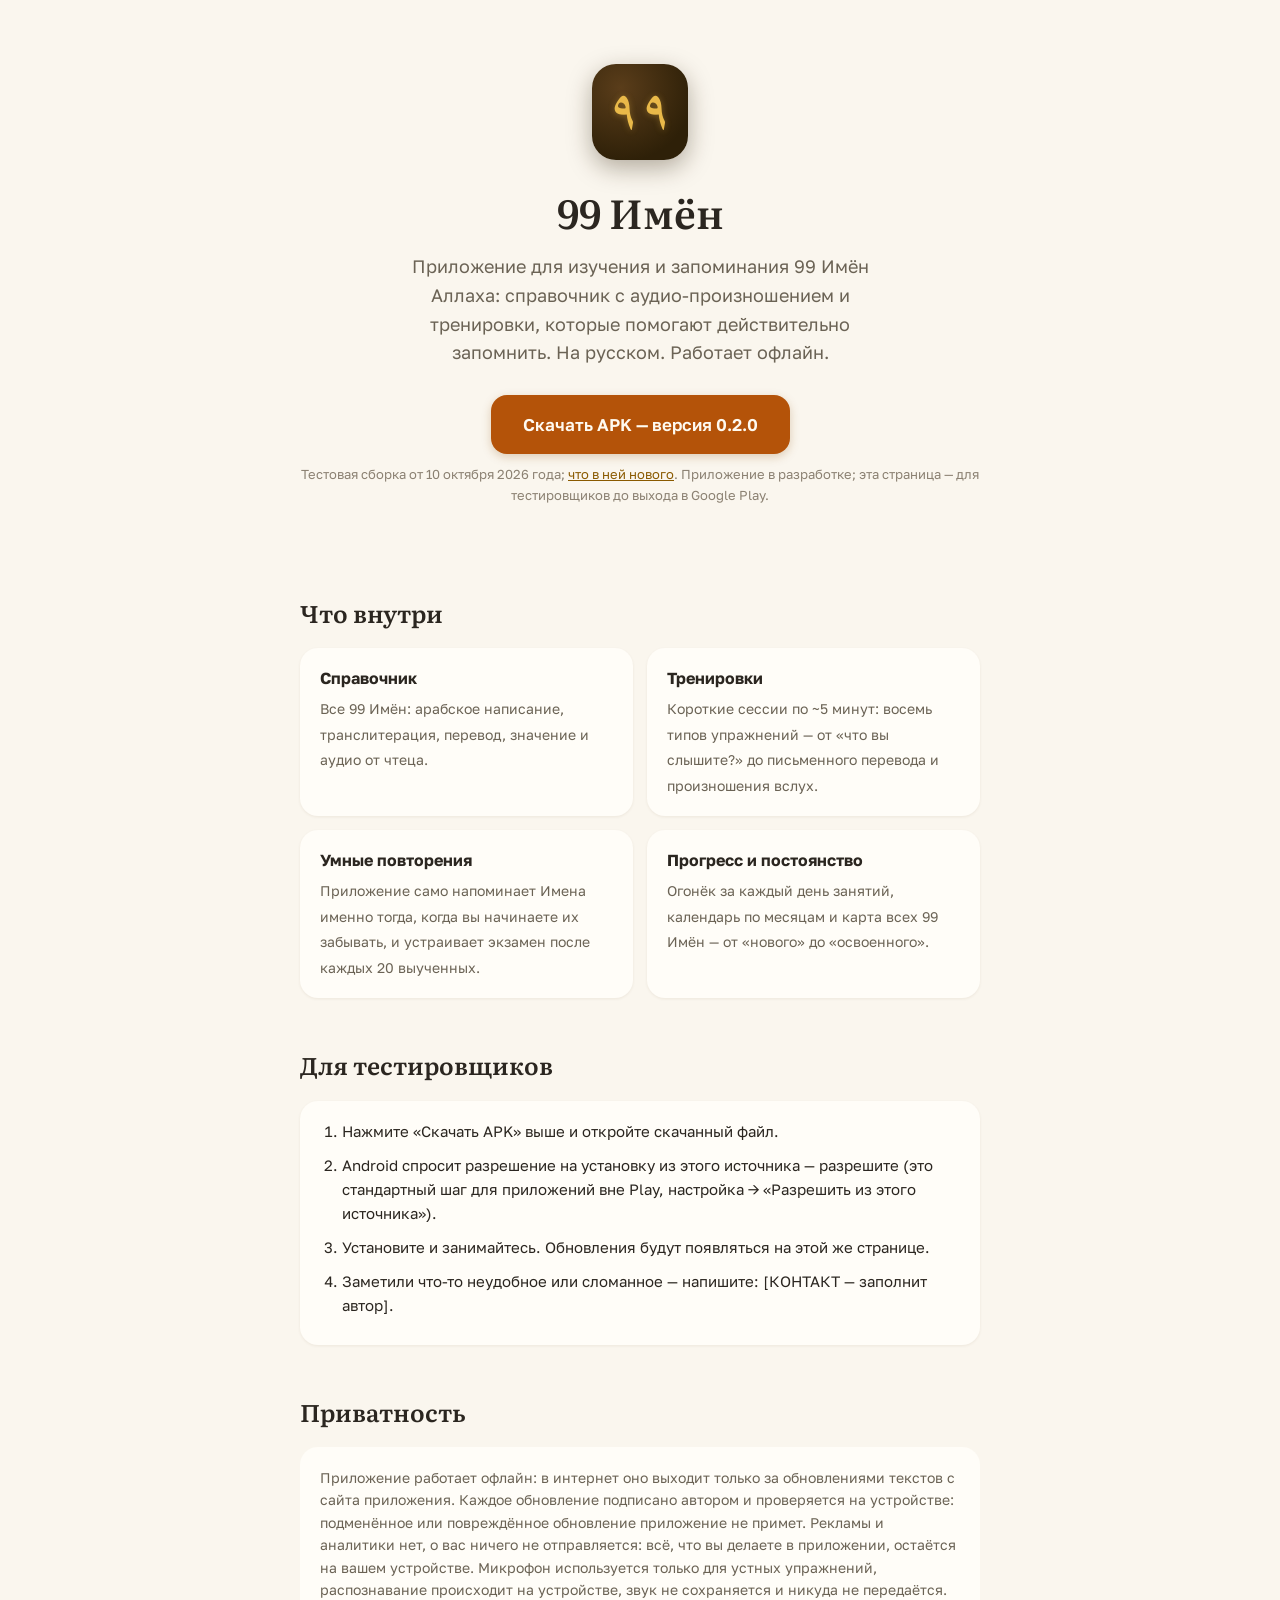
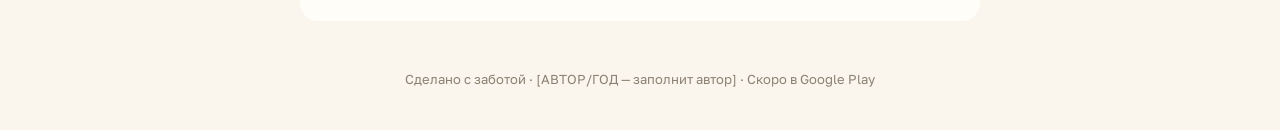
<file: index.html>
<!doctype html>
<html lang="ru">
<head>
  <meta charset="utf-8">
  <meta name="viewport" content="width=device-width, initial-scale=1">
  <title>99 Имён — изучение и запоминание</title>
  <link rel="stylesheet" href="https://fonts.googleapis.com/css2?family=Literata:wght@500;600&family=Golos+Text:wght@400;500;600&family=Amiri:wght@700&display=swap">
  <link rel="icon" href="data:image/svg+xml,%3Csvg xmlns='http://www.w3.org/2000/svg' viewBox='0 0 64 64'%3E%3Cdefs%3E%3CradialGradient id='g' cx='30%25' cy='25%25' r='85%25'%3E%3Cstop offset='0' stop-color='%235a3d1a'/%3E%3Cstop offset='1' stop-color='%232e2008'/%3E%3C/radialGradient%3E%3C/defs%3E%3Crect width='64' height='64' rx='15' fill='url(%23g)'/%3E%3Ctext x='32' y='46' text-anchor='middle' font-family='serif' font-size='38' fill='%23e9b949'%3E%D9%A9%D9%A9%3C/text%3E%3C/svg%3E">
  <style>
    :root {
      --bg: #faf6ee; --surface: #fffdf8; --tonal: #f0e7d2; --outline: #e3d9c4;
      --ink: #2b2620; --ink2: #6b6355; --ink3: #8b8172;
      --accent: #b45309; --accent-deep: #8a5a00; --gold: #e9b949;
    }
    * { box-sizing: border-box; }
    body { margin: 0; background: var(--bg); color: var(--ink); font-family: 'Golos Text', 'Segoe UI', sans-serif; line-height: 1.6; }
    a { color: var(--accent-deep); }
    .wrap { max-width: 720px; margin: 0 auto; padding: 0 20px; }
    header { padding: 64px 0 40px 0; text-align: center; }
    .mark { width: 96px; height: 96px; border-radius: 24px; background: radial-gradient(circle at 30% 25%, #5a3d1a, #2e2008 75%); display: inline-flex; align-items: center; justify-content: center; box-shadow: 0 8px 24px rgba(46, 32, 8, 0.35); }
    .mark span { font-family: 'Amiri', serif; font-size: 54px; color: #e9b949; line-height: 1; text-shadow: 0 1px 6px rgba(233, 185, 73, 0.35); }
    h1 { font-family: 'Literata', Georgia, serif; font-size: 40px; font-weight: 600; margin: 20px 0 8px 0; }
    .tagline { font-size: 18px; color: var(--ink2); max-width: 520px; margin: 0 auto; }
    .cta { display: inline-block; margin-top: 28px; background: var(--accent); color: #fffaf0; border-radius: 16px; padding: 16px 32px; font-size: 17px; font-weight: 600; text-decoration: none; box-shadow: 0 3px 10px rgba(140, 80, 10, 0.25); }
    .cta.disabled { background: var(--tonal); color: var(--ink3); box-shadow: none; pointer-events: none; }
    .cta-note { display: block; margin-top: 10px; font-size: 13px; color: var(--ink3); }
    h2 { font-family: 'Literata', Georgia, serif; font-size: 24px; font-weight: 600; margin: 48px 0 16px 0; }
    .grid { display: grid; grid-template-columns: repeat(2, minmax(0, 1fr)); gap: 14px; }
    @media (max-width: 560px) { .grid { grid-template-columns: 1fr; } }
    .card { background: var(--surface); border-radius: 18px; padding: 18px 20px; box-shadow: 0 1px 3px rgba(90, 70, 30, 0.08); }
    .card b { display: block; font-size: 16px; margin-bottom: 4px; }
    .card span { font-size: 14px; color: var(--ink2); }
    ol { padding-left: 22px; margin: 0; }
    ol li { margin-bottom: 10px; font-size: 15px; }
    .quiet { background: var(--surface); border-radius: 18px; padding: 20px; font-size: 14px; color: var(--ink2); }
    footer { padding: 48px 0 40px 0; text-align: center; font-size: 13px; color: var(--ink3); }
  </style>
</head>
<body>
  <div class="wrap">
    <header>
      <div class="mark" aria-hidden="true">
        <span>٩٩</span>
      </div>
      <h1>99 Имён</h1>
      <p class="tagline">Приложение для изучения и запоминания 99 Имён Аллаха:
      справочник с аудио-произношением и тренировки, которые помогают
      действительно запомнить. На русском. Работает офлайн.</p>
      <!-- Ссылка ведёт на файл последнего релиза: при новой сборке обновить версию в адресе и в подписи кнопки -->
      <a class="cta" href="https://github.com/Baudi2/names99-site/releases/download/v0.2.0-test.1/names99-0.2.0-debug.apk">Скачать APK — версия 0.2.0</a>
      <span class="cta-note">Тестовая сборка от 10 октября 2026 года; <a href="https://github.com/Baudi2/names99-site/releases/latest">что в ней нового</a>. Приложение в разработке; эта страница — для тестировщиков до выхода в Google Play.</span>
    </header>

    <h2>Что внутри</h2>
    <div class="grid">
      <div class="card"><b>Справочник</b><span>Все 99 Имён: арабское написание, транслитерация, перевод, значение и аудио от чтеца.</span></div>
      <div class="card"><b>Тренировки</b><span>Короткие сессии по ~5 минут: восемь типов упражнений — от «что вы слышите?» до письменного перевода и произношения вслух.</span></div>
      <div class="card"><b>Умные повторения</b><span>Приложение само напоминает Имена именно тогда, когда вы начинаете их забывать, и устраивает экзамен после каждых 20 выученных.</span></div>
      <div class="card"><b>Прогресс и постоянство</b><span>Огонёк за каждый день занятий, календарь по месяцам и карта всех 99 Имён — от «нового» до «освоенного».</span></div>
    </div>

    <h2>Для тестировщиков</h2>
    <div class="card">
      <ol>
        <li>Нажмите «Скачать APK» выше и откройте скачанный файл.</li>
        <li>Android спросит разрешение на установку из этого источника — разрешите (это стандартный шаг для приложений вне Play, настройка → «Разрешить из этого источника»).</li>
        <li>Установите и занимайтесь. Обновления будут появляться на этой же странице.</li>
        <li>Заметили что-то неудобное или сломанное — напишите: [КОНТАКТ — заполнит автор].</li>
      </ol>
    </div>

    <h2>Приватность</h2>
    <div class="quiet">
      Приложение работает офлайн: в интернет оно выходит только за
      обновлениями текстов с сайта приложения. Каждое обновление подписано
      автором и проверяется на устройстве: подменённое или повреждённое
      обновление приложение не примет. Рекламы и аналитики нет, о вас
      ничего не отправляется: всё, что вы делаете в приложении, остаётся
      на вашем устройстве. Микрофон используется только для устных упражнений,
      распознавание происходит на устройстве, звук не сохраняется и
      никуда не передаётся.
    </div>

    <footer>
      Сделано с заботой · [АВТОР/ГОД — заполнит автор] · Скоро в Google Play
    </footer>
  </div>
</body>
</html>
</file>
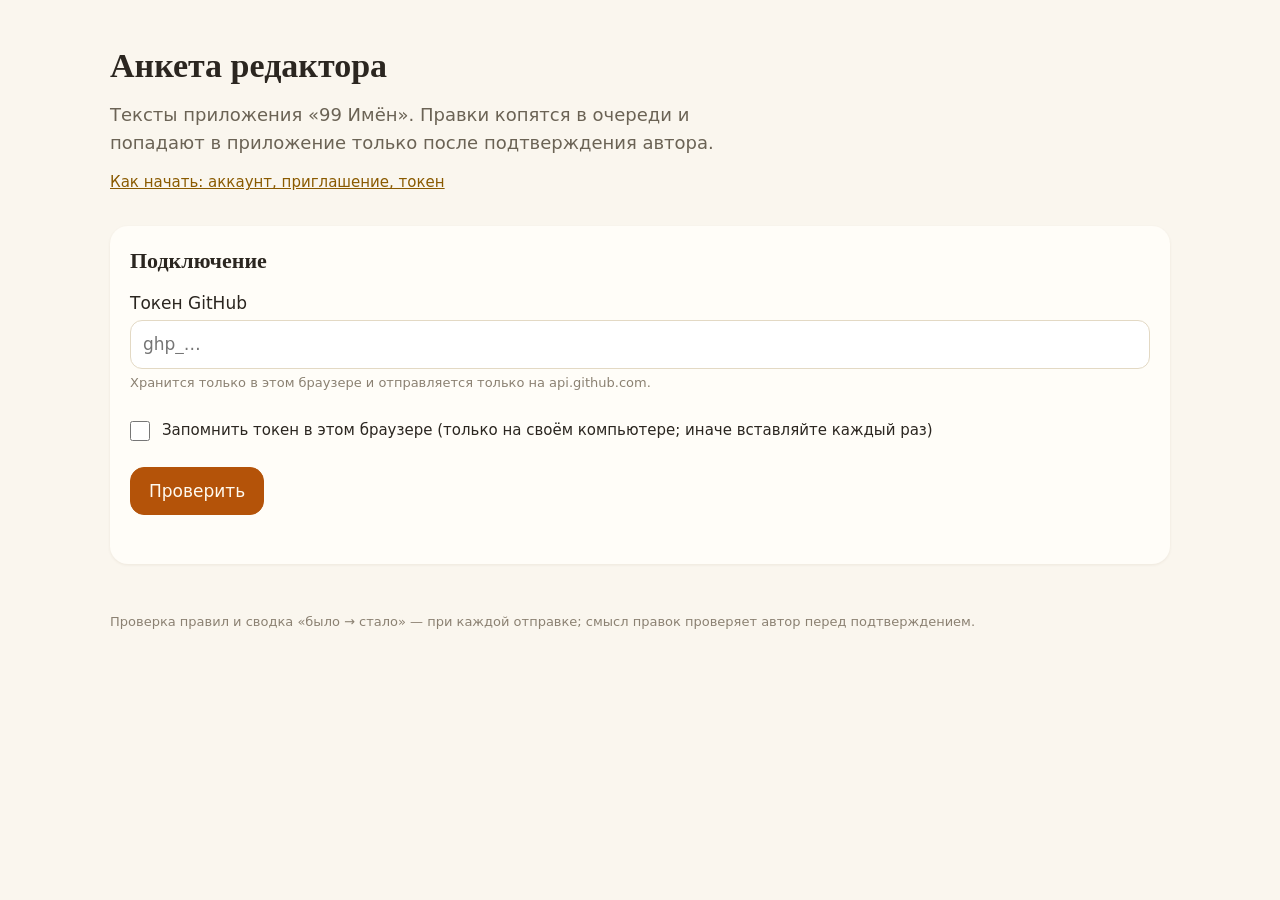
<file: editor/index.html>
<!doctype html>
<html lang="ru">
<head>
  <meta charset="utf-8">
  <meta name="viewport" content="width=device-width, initial-scale=1">
  <meta http-equiv="Content-Security-Policy" content="default-src 'self'; connect-src 'self' https://api.github.com; style-src 'self'; font-src 'self'; img-src 'self' data:; script-src 'self'; base-uri 'none'; form-action 'none'">
  <title>Анкета редактора — 99 Имён</title>
  <link rel="stylesheet" href="style.css">
</head>
<body>
  <div class="wrap">
    <header>
      <h1>Анкета редактора</h1>
      <p class="tagline">Тексты приложения «99 Имён». Правки копятся в очереди и попадают в приложение только после подтверждения автора.</p>
      <p class="muted"><a href="help/">Как начать: аккаунт, приглашение, токен</a></p>
    </header>

    <section id="demo-banner" class="banner" hidden>
      Демо-режим: GitHub не нужен, всё происходит в памяти этой страницы.
      <button id="demo-merge" class="link">Владелец смержил очередь</button>
    </section>

    <section id="connect" class="card">
      <h2>Подключение</h2>
      <label class="field">
        <span class="field-label">Токен GitHub</span>
        <input id="token" type="password" autocomplete="off" placeholder="ghp_…">
        <small>Хранится только в этом браузере и отправляется только на api.github.com.</small>
      </label>
      <label class="check"><input id="remember" type="checkbox"> Запомнить токен в этом браузере (только на своём компьютере; иначе вставляйте каждый раз)</label>
      <div class="row-actions">
        <button id="connect-btn" class="primary">Проверить</button>
      </div>
      <p id="connect-status" class="status"></p>
    </section>

    <section id="owner" hidden></section>

    <main id="main" hidden>
      <nav id="tabs" aria-label="Разделы">
        <button data-view="names" class="active">Имена</button>
        <button data-view="texts">Тексты экранов</button>
        <button data-view="dua">Дуа</button>
        <button data-view="hadith">Хадисы</button>
        <button data-view="ayat">Аяты</button>
      </nav>
      <div class="layout">
        <section id="view"></section>
        <aside id="cart"></aside>
      </div>
    </main>

    <footer>Проверка правил и сводка «было → стало» — при каждой отправке; смысл правок проверяет автор перед подтверждением.</footer>
  </div>
  <script type="module" src="js/app.js"></script>
</body>
</html>
</file>
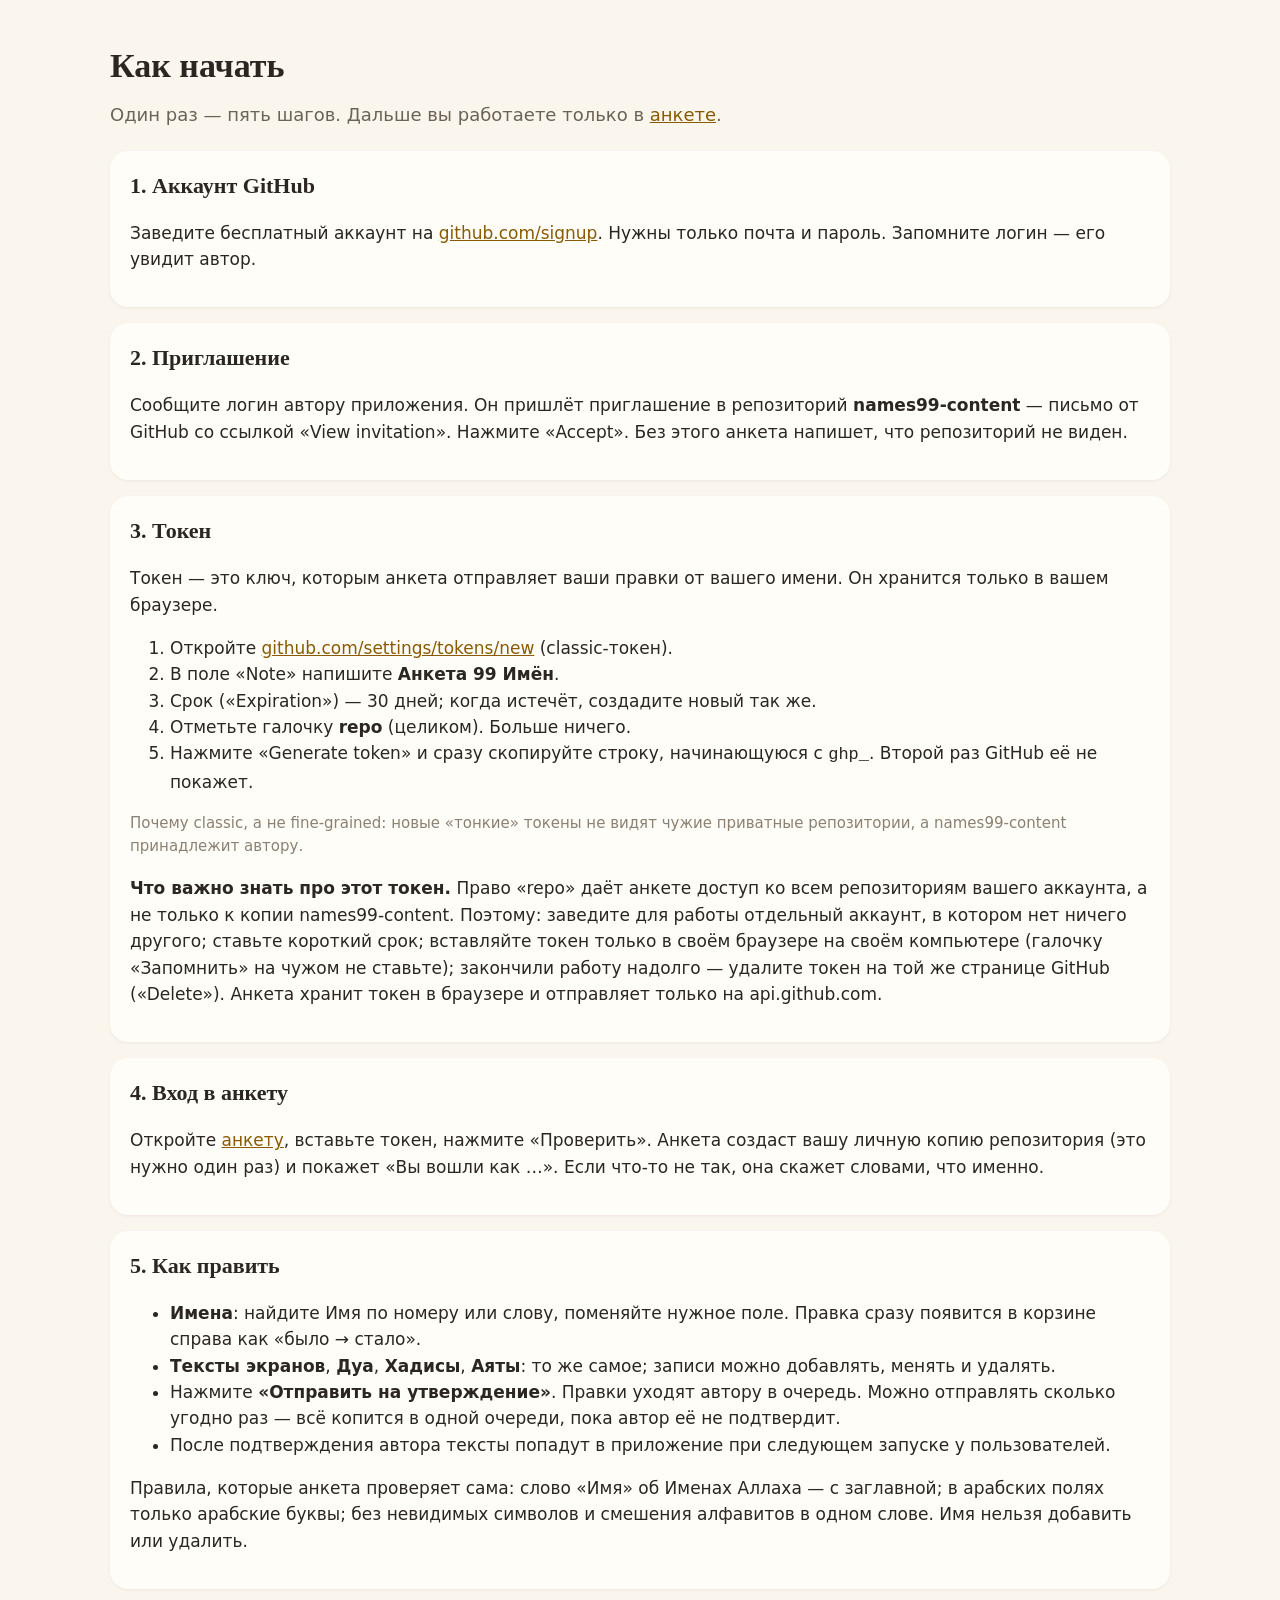
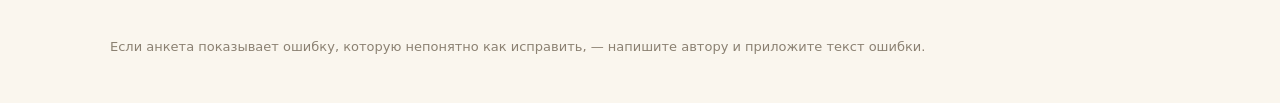
<file: editor/help/index.html>
<!doctype html>
<html lang="ru">
<head>
  <meta charset="utf-8">
  <meta name="viewport" content="width=device-width, initial-scale=1">
  <meta http-equiv="Content-Security-Policy" content="default-src 'self'; style-src 'self'; font-src 'self'; img-src 'self' data:; script-src 'none'">
  <title>Как начать — анкета редактора</title>
  <link rel="stylesheet" href="../style.css">
</head>
<body>
  <div class="wrap">
    <header>
      <h1>Как начать</h1>
      <p class="tagline">Один раз — пять шагов. Дальше вы работаете только в <a href="../">анкете</a>.</p>
    </header>

    <section class="card">
      <h2>1. Аккаунт GitHub</h2>
      <p>Заведите бесплатный аккаунт на <a href="https://github.com/signup" target="_blank" rel="noopener">github.com/signup</a>. Нужны только почта и пароль. Запомните логин — его увидит автор.</p>
    </section>

    <section class="card">
      <h2>2. Приглашение</h2>
      <p>Сообщите логин автору приложения. Он пришлёт приглашение в репозиторий <b>names99-content</b> — письмо от GitHub со ссылкой «View invitation». Нажмите «Accept». Без этого анкета напишет, что репозиторий не виден.</p>
    </section>

    <section class="card">
      <h2>3. Токен</h2>
      <p>Токен — это ключ, которым анкета отправляет ваши правки от вашего имени. Он хранится только в вашем браузере.</p>
      <ol>
        <li>Откройте <a href="https://github.com/settings/tokens/new" target="_blank" rel="noopener">github.com/settings/tokens/new</a> (classic-токен).</li>
        <li>В поле «Note» напишите <b>Анкета 99 Имён</b>.</li>
        <li>Срок («Expiration») — 30 дней; когда истечёт, создадите новый так же.</li>
        <li>Отметьте галочку <b>repo</b> (целиком). Больше ничего.</li>
        <li>Нажмите «Generate token» и сразу скопируйте строку, начинающуюся с <code>ghp_</code>. Второй раз GitHub её не покажет.</li>
      </ol>
      <p class="muted">Почему classic, а не fine-grained: новые «тонкие» токены не видят чужие приватные репозитории, а names99-content принадлежит автору.</p>
      <p><b>Что важно знать про этот токен.</b> Право «repo» даёт анкете доступ ко всем репозиториям вашего аккаунта, а не только к копии names99-content. Поэтому: заведите для работы отдельный аккаунт, в котором нет ничего другого; ставьте короткий срок; вставляйте токен только в своём браузере на своём компьютере (галочку «Запомнить» на чужом не ставьте); закончили работу надолго — удалите токен на той же странице GitHub («Delete»). Анкета хранит токен в браузере и отправляет только на api.github.com.</p>
    </section>

    <section class="card">
      <h2>4. Вход в анкету</h2>
      <p>Откройте <a href="../">анкету</a>, вставьте токен, нажмите «Проверить». Анкета создаст вашу личную копию репозитория (это нужно один раз) и покажет «Вы вошли как …». Если что-то не так, она скажет словами, что именно.</p>
    </section>

    <section class="card">
      <h2>5. Как править</h2>
      <ul>
        <li><b>Имена</b>: найдите Имя по номеру или слову, поменяйте нужное поле. Правка сразу появится в корзине справа как «было → стало».</li>
        <li><b>Тексты экранов</b>, <b>Дуа</b>, <b>Хадисы</b>, <b>Аяты</b>: то же самое; записи можно добавлять, менять и удалять.</li>
        <li>Нажмите <b>«Отправить на утверждение»</b>. Правки уходят автору в очередь. Можно отправлять сколько угодно раз — всё копится в одной очереди, пока автор её не подтвердит.</li>
        <li>После подтверждения автора тексты попадут в приложение при следующем запуске у пользователей.</li>
      </ul>
      <p>Правила, которые анкета проверяет сама: слово «Имя» об Именах Аллаха — с заглавной; в арабских полях только арабские буквы; без невидимых символов и смешения алфавитов в одном слове. Имя нельзя добавить или удалить.</p>
    </section>

    <footer>Если анкета показывает ошибку, которую непонятно как исправить, — напишите автору и приложите текст ошибки.</footer>
  </div>
</body>
</html>
</file>
<file: editor/style.css>
/* Анкета редактора — палитра страницы сайта (docs/site/index.html); шрифты системные:
   страница инструмента не ходит к третьим сторонам даже за шрифтами (L1b). */
:root {
  --bg: #faf6ee; --surface: #fffdf8; --tonal: #f0e7d2; --outline: #e3d9c4;
  --ink: #2b2620; --ink2: #6b6355; --ink3: #8b8172;
  --accent: #b45309; --accent-deep: #8a5a00; --danger: #9a3412; --ok: #2f6b3a;
}
* { box-sizing: border-box; }
body { margin: 0; background: var(--bg); color: var(--ink); font-family: 'Segoe UI', system-ui, -apple-system, sans-serif; font-size: 17px; line-height: 1.55; }
a { color: var(--accent-deep); }
.wrap { max-width: 1100px; margin: 0 auto; padding: 0 20px 48px; }
header { padding: 40px 0 16px; }
h1 { font-family: Georgia, 'Times New Roman', serif; font-size: 34px; font-weight: 600; margin: 0 0 8px; }
h2 { font-family: Georgia, 'Times New Roman', serif; font-size: 22px; font-weight: 600; margin: 0 0 12px; }
h3 { font-size: 17px; font-weight: 600; margin: 18px 0 8px; }
.tagline { font-size: 18px; color: var(--ink2); max-width: 640px; margin: 0 0 6px; }
.muted { color: var(--ink3); font-size: 15px; }
.card { background: var(--surface); border-radius: 18px; padding: 18px 20px; box-shadow: 0 1px 3px rgba(90, 70, 30, 0.08); margin-bottom: 16px; }
#connect.compact { padding: 12px 20px; }
#connect.compact h2, #connect.compact .field, #connect.compact .check, #connect.compact .row-actions { display: none; }
.banner { background: #fff3dd; border: 1px solid var(--outline); border-radius: 14px; padding: 10px 16px; margin-bottom: 16px; font-size: 15px; }
.field { display: block; margin-bottom: 14px; }
.field-label { display: block; font-weight: 500; margin-bottom: 4px; }
.field small { display: block; color: var(--ink3); font-size: 13px; margin-top: 4px; }
.check { margin-bottom: 12px; font-size: 15px; }
input, textarea, select {
  width: 100%; font: inherit; color: var(--ink); background: #fff; border: 1px solid var(--outline);
  border-radius: 12px; padding: 10px 12px; min-height: 48px;
}
input[dir="rtl"], textarea[dir="rtl"] { font-family: 'Noto Naskh Arabic', 'Traditional Arabic', 'Segoe UI', serif; font-size: 24px; line-height: 1.8; }
input:disabled { background: var(--tonal); color: var(--ink2); }
input[type="checkbox"] { width: 20px; height: 20px; min-height: 0; padding: 0; margin: 0 8px 0 0; vertical-align: middle; }
.check { display: flex; align-items: center; gap: 4px; min-height: 48px; }
textarea { resize: vertical; }
button {
  font: inherit; font-weight: 500; min-height: 48px; padding: 10px 18px; border-radius: 14px; cursor: pointer;
  border: 1px solid var(--outline); background: var(--surface); color: var(--ink);
}
button:disabled { opacity: 0.5; cursor: default; }
button.primary { background: var(--accent); border-color: var(--accent); color: #fffaf0; }
button.danger { color: var(--danger); }
button.link { border: 0; background: none; color: var(--accent-deep); text-decoration: underline; padding: 4px 10px; min-height: 48px; min-width: 48px; display: inline-flex; align-items: center; font-size: 15px; }
.row-actions { display: flex; gap: 10px; flex-wrap: wrap; margin-top: 8px; }
.status { min-height: 1.4em; margin: 10px 0 0; font-size: 15px; color: var(--ink2); }
.status.ok { color: var(--ok); }
.status.error { color: var(--danger); font-weight: 500; }
.status.warn { color: var(--accent-deep); }
#tabs { display: flex; gap: 8px; flex-wrap: wrap; margin: 8px 0 16px; }
#tabs button.active { background: var(--ink); color: #fffaf0; border-color: var(--ink); }
.layout { display: grid; grid-template-columns: minmax(0, 2fr) minmax(280px, 1fr); gap: 20px; align-items: start; }
@media (max-width: 860px) { .layout { grid-template-columns: 1fr; } }
#cart { background: var(--surface); border-radius: 18px; padding: 18px 20px; position: sticky; top: 12px; box-shadow: 0 1px 3px rgba(90, 70, 30, 0.08); }
#cart ul { padding-left: 20px; margin: 0; font-size: 15px; }
#cart li { margin-bottom: 8px; }
.two-col { display: grid; grid-template-columns: minmax(220px, 1fr) minmax(0, 2fr); gap: 16px; margin-top: 12px; }
@media (max-width: 700px) { .two-col { grid-template-columns: 1fr; } }
.name-list { max-height: 70vh; overflow: auto; display: flex; flex-direction: column; gap: 6px; }
.name-row { text-align: left; display: flex; flex-direction: column; align-items: flex-start; padding: 8px 12px; min-height: 48px; }
.name-row span { color: var(--ink3); font-size: 14px; }
.name-row.selected { border-color: var(--accent); background: #fff3dd; }
.entry-list { display: flex; flex-direction: column; gap: 8px; margin-bottom: 12px; }
.entry-row { display: flex; justify-content: space-between; align-items: center; gap: 12px; background: var(--surface); border-radius: 14px; padding: 10px 14px; flex-wrap: wrap; }
.entry-form { margin-top: 16px; border: 1px solid var(--outline); }
footer { padding: 32px 0 0; font-size: 13px; color: var(--ink3); }
</file>
